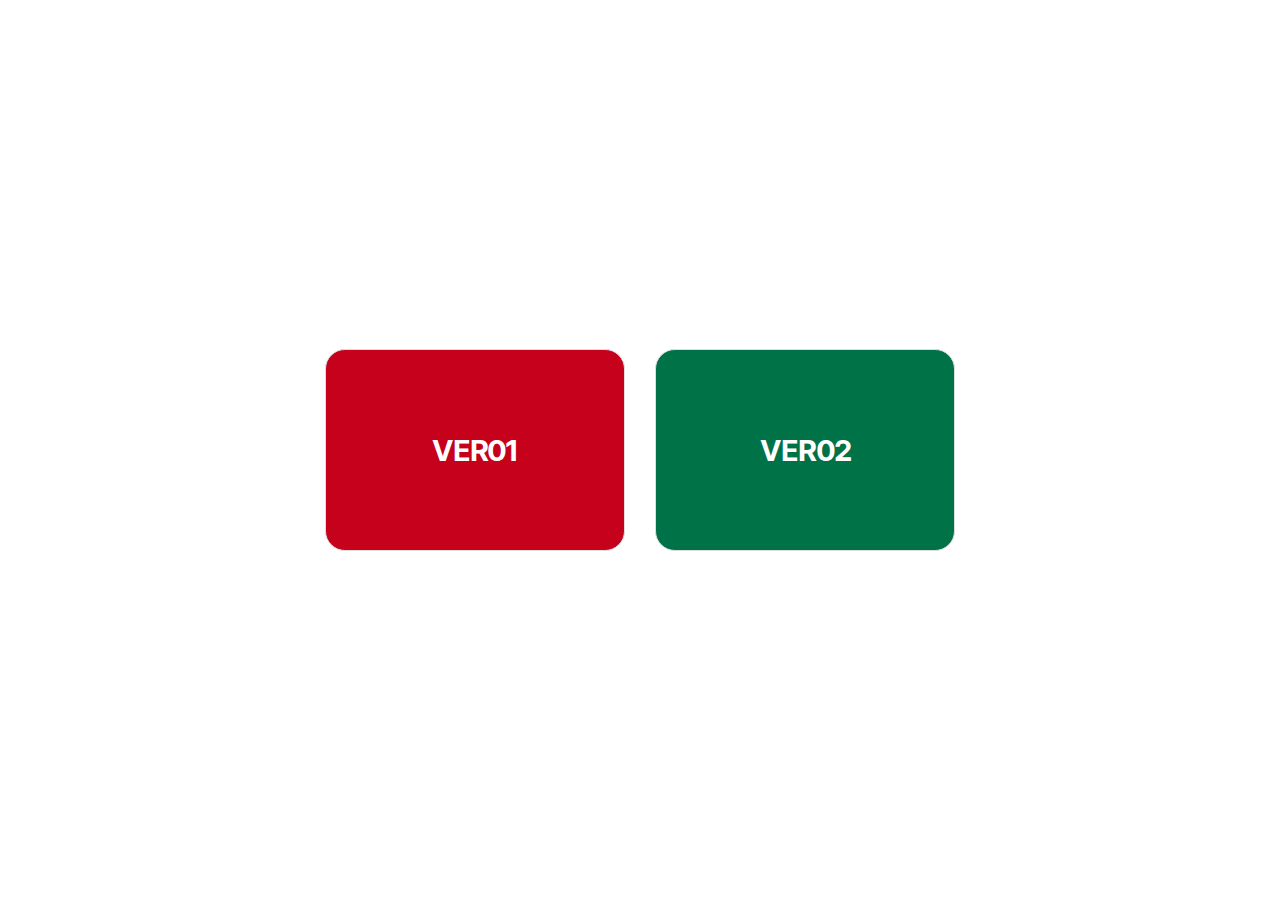
<file: index.html>
<!DOCTYPE html>
<html lang="ko" >
<head>
    <meta charset="UTF-8">
    <!-- <meta name="viewport" content="width=device-width, initial-scale=1.0, minimum-scale=1, maximum-scale=1, user-scalable=no"> -->
    <meta http-equiv="X-UA-Compatible" content="IE=edge">

    <meta property="og:title" content="가스트론">
    <meta property="og:site_name" content="가스트론">
    <meta property="og:description" content="가스트론">
    <meta property="og:url" content="">
    <meta property="og:image" content="assets/images/kakao_img.png">
    <meta content="가스트론" name="Keyword">
    <meta content="가스트론" name="Title" />
    <meta content="가스트론" name="description" />
    <!-- <link rel="shortcut icon" href="assets/adm/images/favicon.ico"> -->
	<link rel="preconnect" href="https://fonts.googleapis.com">
	<link rel="preconnect" href="https://fonts.gstatic.com" crossorigin>
    <link rel="stylesheet" href="assets/css/reset.css">
    <link rel="stylesheet" href="assets/css/font.css">
    <link rel="stylesheet" href="assets/css/common.css">
	<script src="assets/js/jquery-3.6.0.min.js"></script>
    <title>가스트론</title>
</head>
<body> 
<div id="wrap">
	<div class="container">
		<div class="link_box">
			<a href="sian_scroll.html" style="background-color:#c5011b;">VER01</a>
			<a href="sian_fullpage.html" style="background-color:#007247;">VER02</a>
		</div>
	</div>
</div>

</body>
</html>
</file>
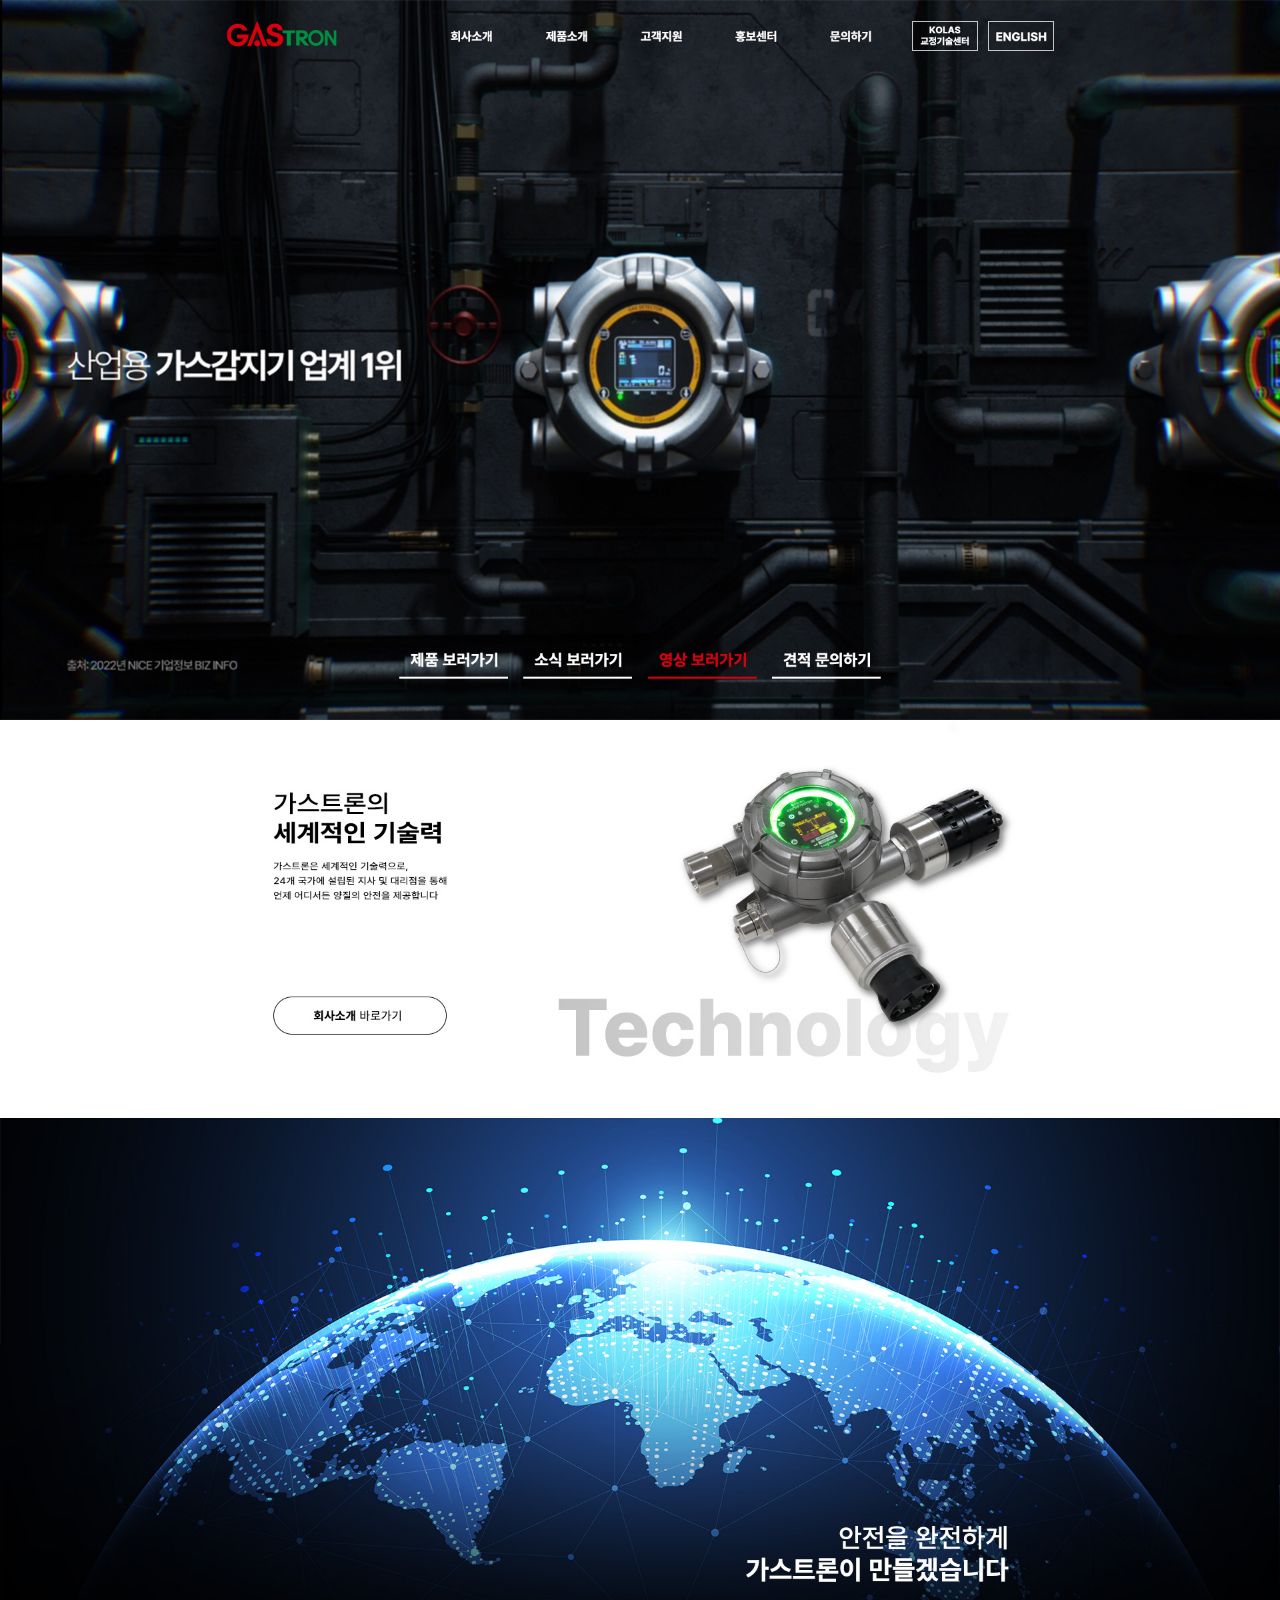
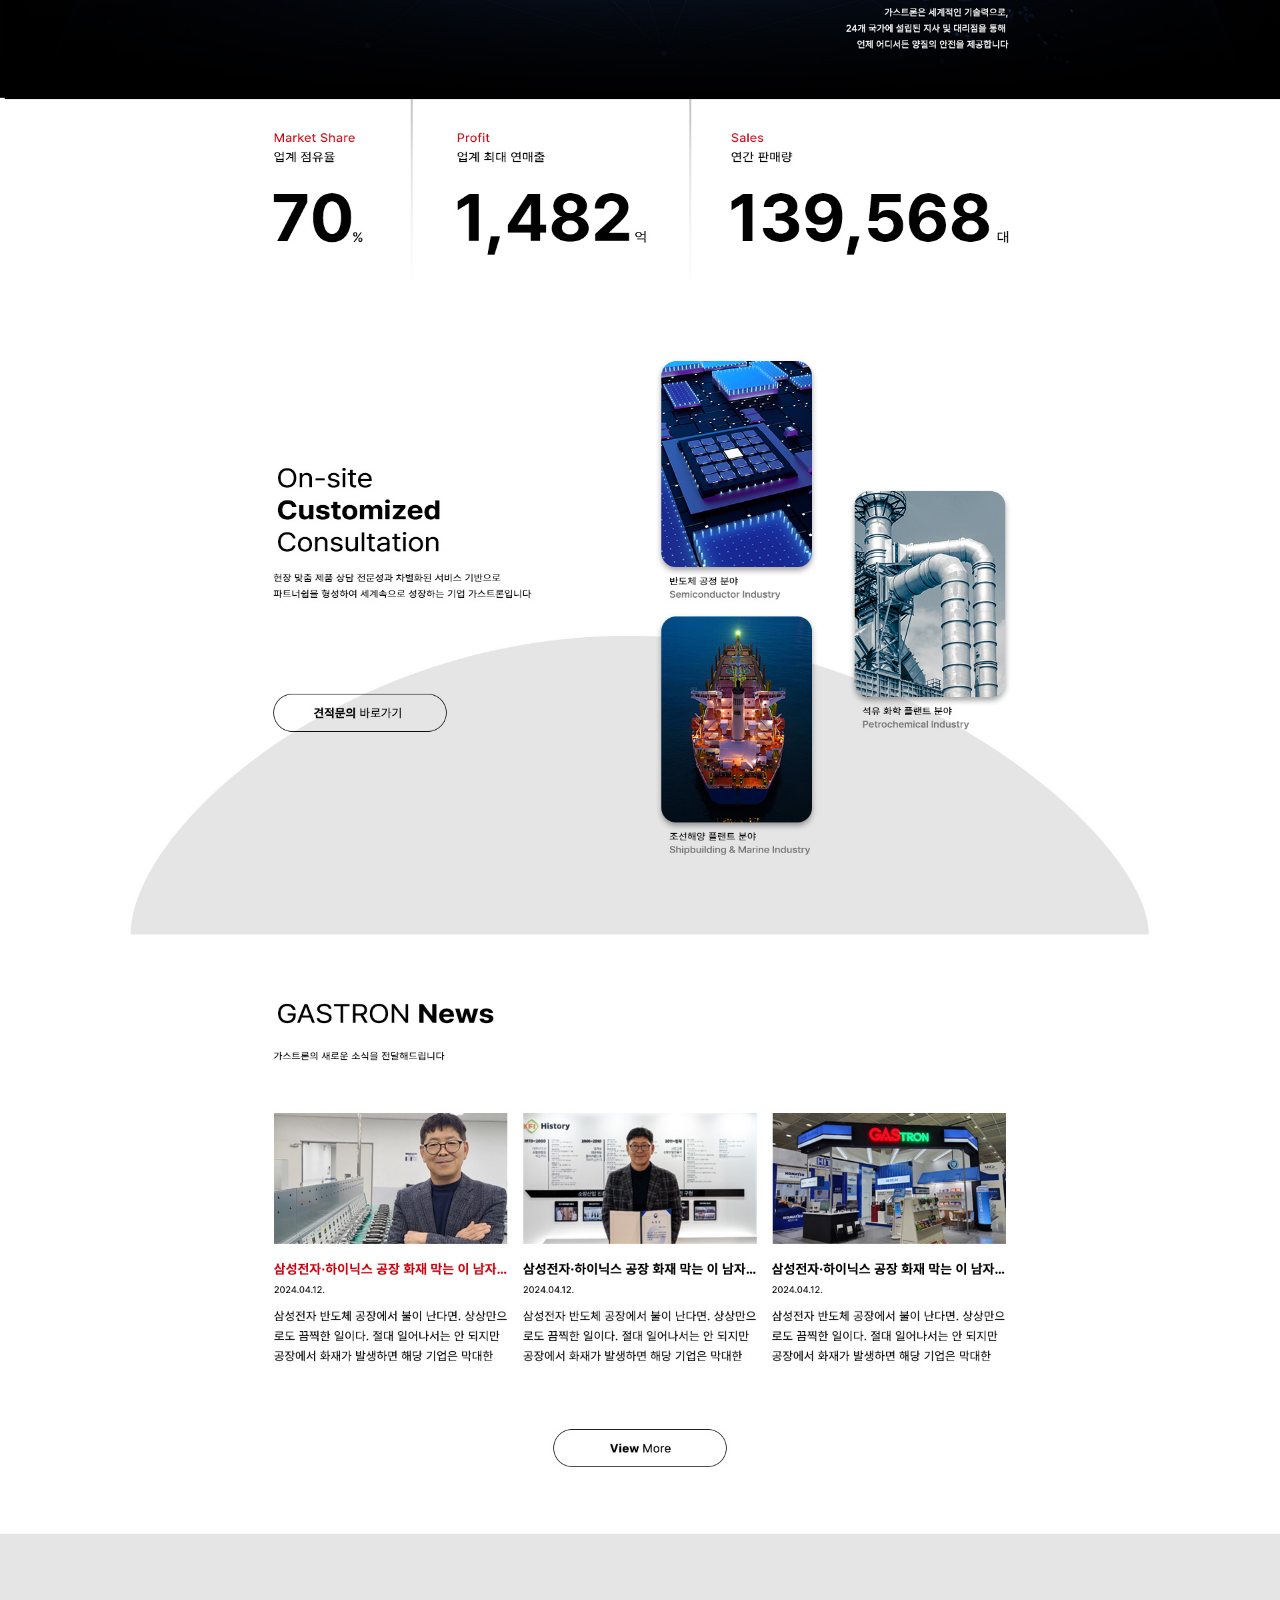
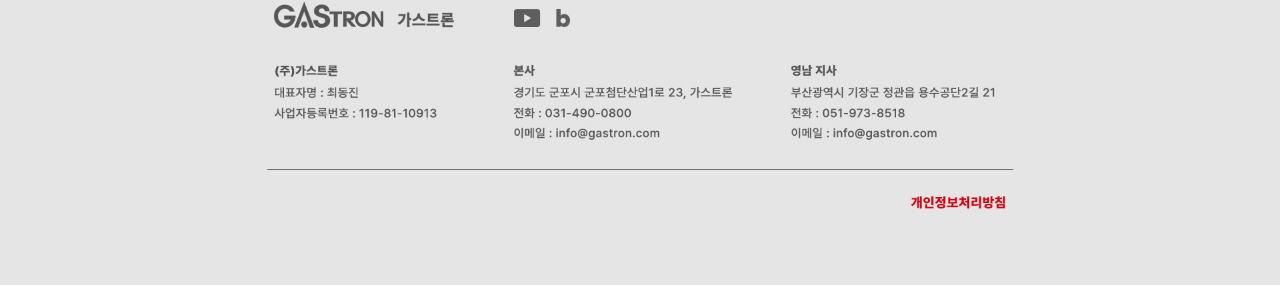
<file: sian_scroll.html>
<!DOCTYPE html>
<html lang="ko" >
<head>
    <meta charset="UTF-8">
    <!-- <meta name="viewport" content="width=device-width, initial-scale=1.0, minimum-scale=1, maximum-scale=1, user-scalable=no"> -->
    <meta http-equiv="X-UA-Compatible" content="IE=edge">

    <meta property="og:title" content="가스트론">
    <meta property="og:site_name" content="가스트론">
    <meta property="og:description" content="가스트론">
    <meta property="og:url" content="">
    <meta property="og:image" content="assets/images/kakao_img.png">
    <meta content="가스트론" name="Keyword">
    <meta content="가스트론" name="Title" />
    <meta content="가스트론" name="description" />
    <!-- <link rel="shortcut icon" href="assets/adm/images/favicon.ico"> -->
	<link rel="preconnect" href="https://fonts.googleapis.com">
	<link rel="preconnect" href="https://fonts.gstatic.com" crossorigin>
    <link rel="stylesheet" href="assets/css/reset.css">
    <link rel="stylesheet" href="assets/css/font.css">
    <link rel="stylesheet" href="assets/css/common.css">
	<script src="assets/js/jquery-3.6.0.min.js"></script>
    <title>가스트론</title>
</head>
<body> 
<div id="wrap">
	<div class="container">
		<div class="scroll_contents">
			<img src="./assets/images/common/sian_full.jpg" alt="">
		</div>
	</div>
</div>

</body>
</html>
</file>
<file: assets/css/font.css>
@charset "utf-8";

/* Pretendard */
@font-face {
    font-family: 'Pretendard';
    font-style: normal;
    font-weight: 700;
    src: url('../fonts/Pretendard/Pretendard-Bold.woff');
    src: local('Pretendard-Bold'),
         url('../fonts/Pretendard/Pretendard-Bold.woff') format('woff'),
}
@font-face {
    font-family: 'Pretendard';
    font-style: normal;
    font-weight: 600;
    src: url('../fonts/Pretendard/Pretendard-SemiBold.woff');
    src: local('Pretendard-SemiBold'),
         url('../fonts/Pretendard/Pretendard-SemiBold.woff') format('woff'),
}
@font-face {
    font-family: 'Pretendard';
    font-style: normal;
    font-weight: 500;
    src: url('../fonts/Pretendard/Pretendard-Medium.woff');
    src: local('Pretendard-Medium'),
         url('../fonts/Pretendard/Pretendard-Medium.woff') format('woff'),
}
@font-face {
    font-family: 'Pretendard';
    font-style: normal;
    font-weight: 400;
    src: url('../fonts/Pretendard/Pretendard-Regular.woff');
    src: local('Pretendard-Regular'),
         url('../fonts/Pretendard/Pretendard-Regular.woff') format('woff'),
}
@font-face {
    font-family: 'Pretendard';
    font-style: normal;
    font-weight: 300;
    src: url('../fonts/Pretendard/Pretendard-Light.woff');
    src: local('Pretendard-Light'),
         url('../fonts/Pretendard/Pretendard-BLightold.woff') format('woff'),
}
</file>
<file: assets/css/common.css>
@charset "UTF-8";

.link_box {
    display: flex;
    align-items: center;
    justify-content: center;
    width:100vw;
    height:100vh;
}
.link_box a {
    width:300px;
    margin:0 15px;
    font-size: 30px;
    font-weight: 900;
    color:#fff;
    line-height: 200px;
    border: 1px solid #ddd;
    border-radius: 20px;
    text-align: center;
}
.link_box a:hover {
    opacity: .8;
}

/* header */
.header {
    position: fixed;
    top: 0;
    left: 0;
    width:100%;
    z-index: 9999;
}
.header .h_inner {
    display: flex;
    align-items: center;
    justify-content: space-between;
    width:100%;
    max-width:1300px;
    height:100px;
    margin: 0 auto;
    padding:0 30px;
}
.header .logo {
    width:165px;
    height:40px;
}
.header .logo a {
    display: block;
    width:100%;
    height:100%;
    font-size: 0;
    background-position: center;
    background-repeat: no-repeat;
    background-image: url('../images/common/logo_color.png');
    transition: .3s;
}
.header .nav ul {
    display: flex;
    align-items: center;
    justify-content: center;
}
.header .nav ul a {
    display: block;
    margin: 0 40px;
    font-size: 18px;
    font-weight: 700;
    transition: .3s;
}
.header .option_menu {
    display: flex;
    align-items: center;
}
.header .option_menu a {
    display: flex;
    align-items: center;
    justify-content: center;
    width:98px;
    height:43px;
    margin: 0 8px;
    font-weight: 700;
    text-align: center;
    border: 1px solid #000000;
    transition: .3s;
}
.header .option_menu .small_txt {
    font-size: 14px;
    line-height: 1.2;
}
.header .option_menu .language_txt {
    font-size: 18px;
}
.fp-viewing-firstPage .header .nav ul a {
    color:#fff;
}
.fp-viewing-firstPage .header .option_menu a {
    color:#fff;
    border-color: #fff;
}
.fp-viewing-thirdPage .header .logo a {
    background-image: url('../images/common/logo_white.png');
}
.fp-viewing-thirdPage .header .nav ul a {
    color:#fff;
}
.fp-viewing-thirdPage .header .option_menu a {
    color:#fff;
    border-color: #fff;
}

/* main */
.fp-tableCell {
    display: flex;
    align-items: center;
}
.section_inner {
    position:relative;
    width:100%;
    height:100%;
}
.section_inner img {
    width:100%;
    height:100%;
    object-fit: cover;  
}
.video_area {
    width: 100%;
    height: auto;
    position: absolute;
    top: 50%;
    left: 50%;
    transform: translate(-50%, -50%);
    pointer-events: none;
}
.video_area video {
    width:100%;
    height:100%;
}

#section01 .txt_box {
    position:absolute;
    bottom:60px;
    left:50%;
    transform: translateX(-50%);
    z-index: 99;
}
#section02 .section_inner img {
    /* object-position: bottom; */
}
#section03 .section_inner img {
    /* object-position: top; */
}
#section06 .section_inner img {
    height:auto;
    object-fit: inherit;
}
</file>
